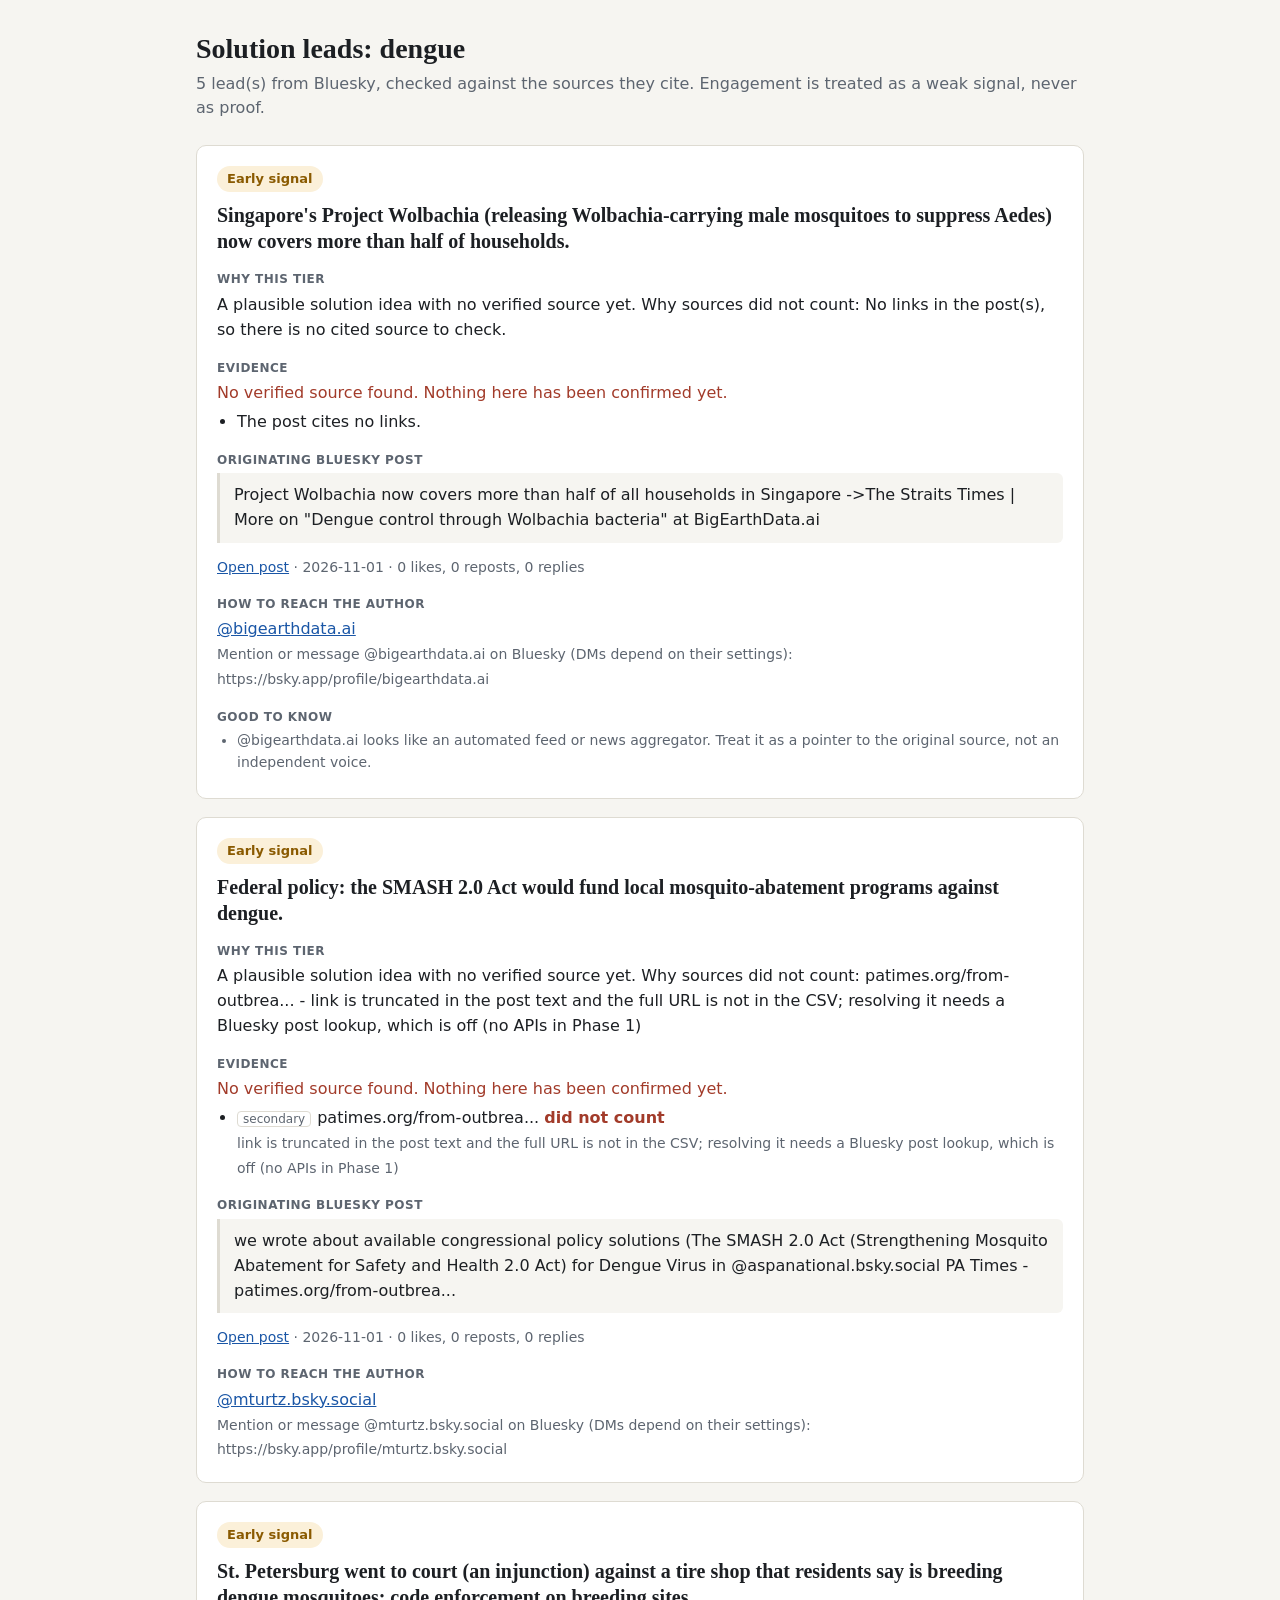
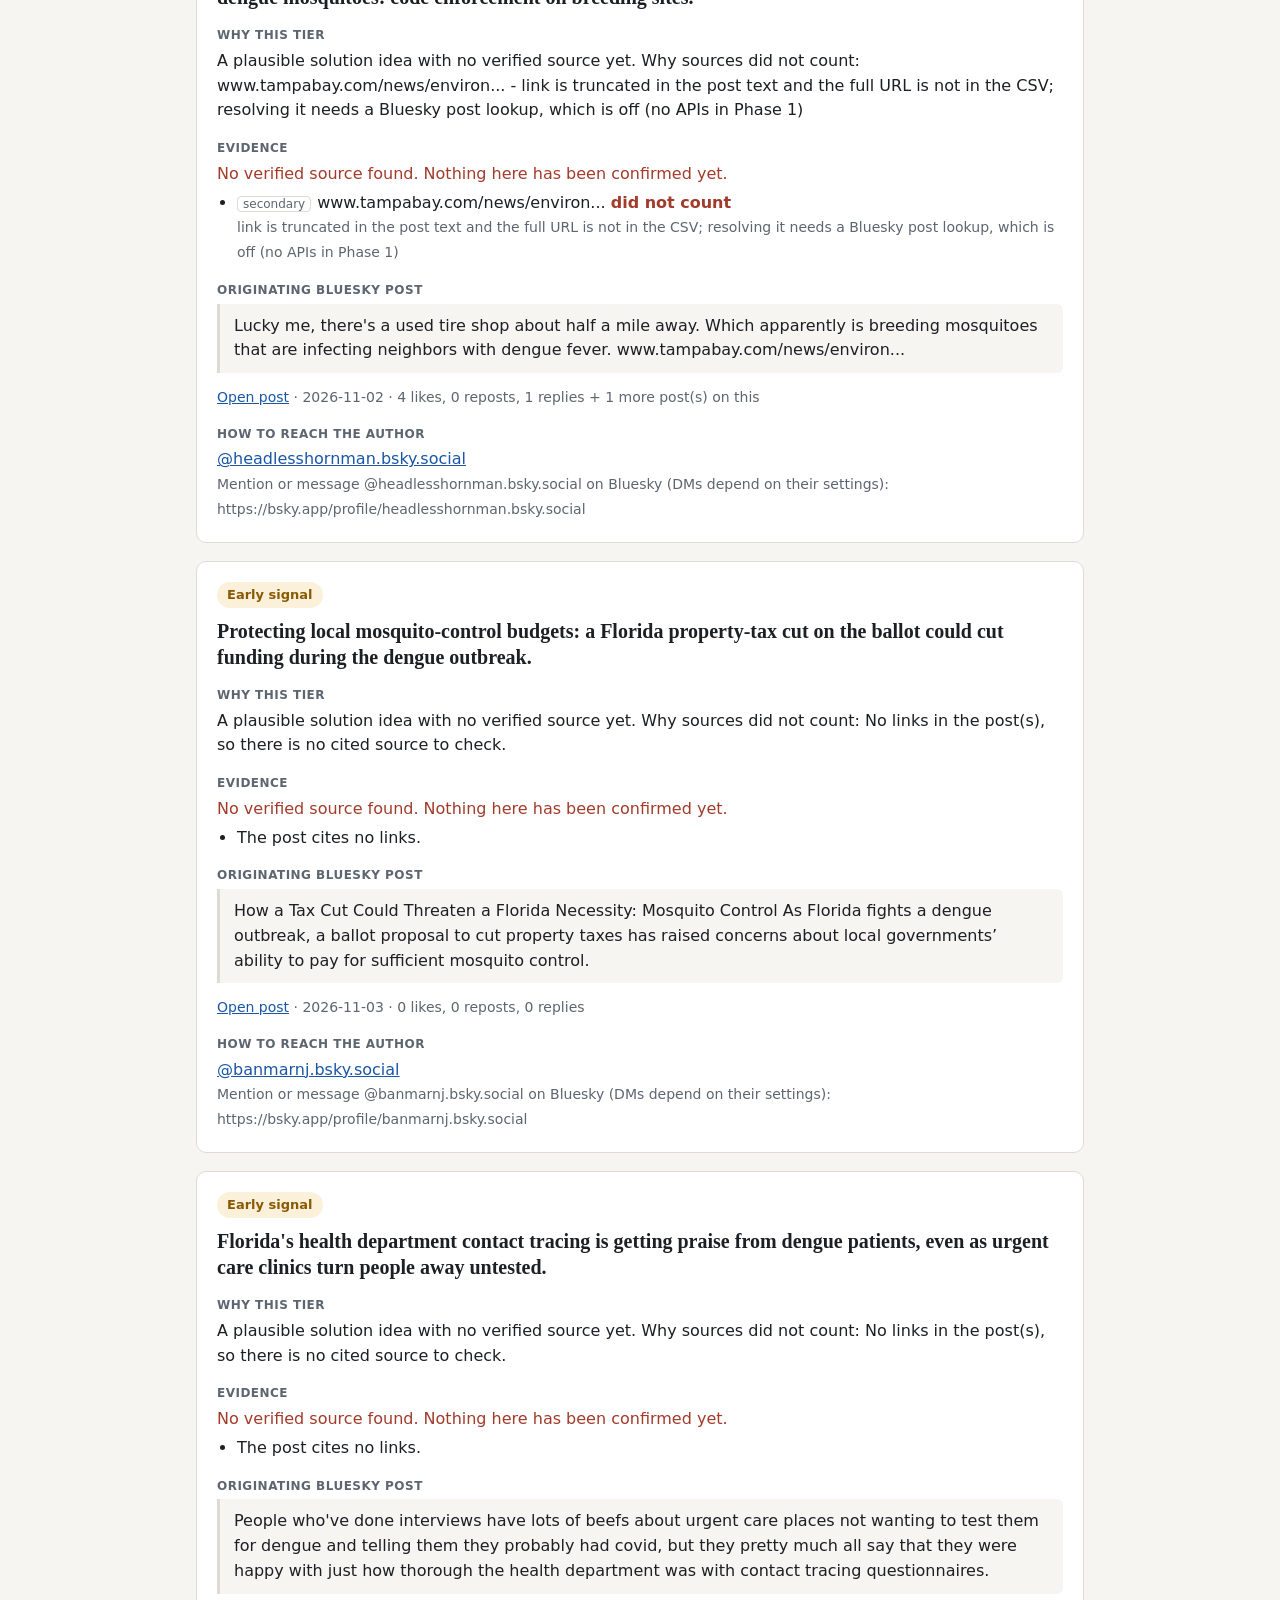
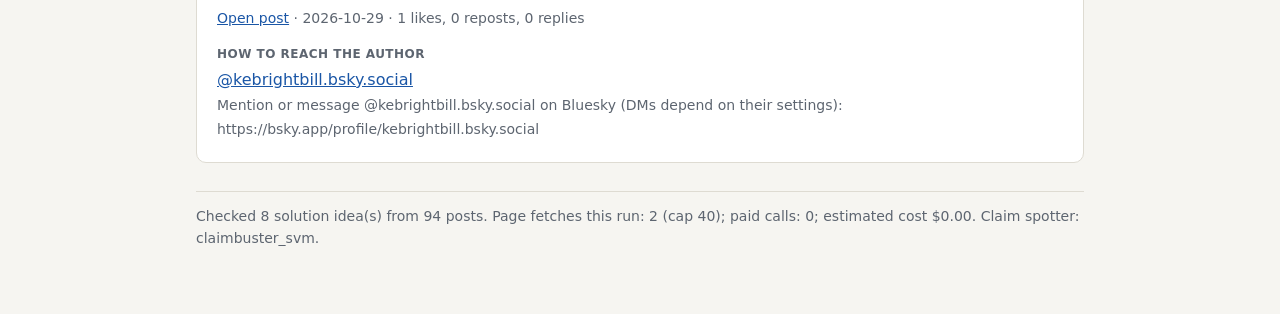
<file: bluesky-verifier/out/demo_dengue.html>
<!doctype html>
<html lang="en"><head><meta charset="utf-8">
<meta name="viewport" content="width=device-width,initial-scale=1">
<title>Solution leads</title><style>
:root{--bg:#f6f5f1;--card:#fff;--ink:#1c1f23;--muted:#5d6570;--line:#dedbd2;
--strong:#0f6b4f;--strong-bg:#e2f3ec;--promising:#1f5fa8;--promising-bg:#e4eefa;
--early:#8a5a00;--early-bg:#fbf0d9;--bad:#a23b2a;--link:#1a56a6}
@media (prefers-color-scheme: dark){:root:not([data-theme="light"]){--bg:#15171a;--card:#1e2126;
--ink:#eceae4;--muted:#a2a9b3;--line:#33383f;--strong:#6fd3b0;--strong-bg:#123a2e;
--promising:#8dbcf2;--promising-bg:#16304f;--early:#f0c36a;--early-bg:#3d2f10;--bad:#f09a8a;--link:#8dbcf2}}
:root[data-theme="dark"]{--bg:#15171a;--card:#1e2126;--ink:#eceae4;--muted:#a2a9b3;--line:#33383f;
--strong:#6fd3b0;--strong-bg:#123a2e;--promising:#8dbcf2;--promising-bg:#16304f;--early:#f0c36a;
--early-bg:#3d2f10;--bad:#f09a8a;--link:#8dbcf2}
*{box-sizing:border-box}
body{margin:0;background:var(--bg);color:var(--ink);font:16px/1.55 system-ui,-apple-system,"Segoe UI",sans-serif}
main{max-width:920px;margin:0 auto;padding:32px 16px 64px}
h1{font:600 28px/1.2 Georgia,"Times New Roman",serif;margin:0 0 6px}
.sub{color:var(--muted);margin:0 0 24px}
.tile{background:var(--card);border:1px solid var(--line);border-radius:10px;padding:20px;margin:0 0 18px}
.tile h2{font:600 20px/1.3 Georgia,"Times New Roman",serif;margin:10px 0 8px}
.badge{display:inline-block;font-size:13px;font-weight:600;padding:3px 10px;border-radius:999px}
.strong{color:var(--strong);background:var(--strong-bg)}
.promising{color:var(--promising);background:var(--promising-bg)}
.early{color:var(--early);background:var(--early-bg)}
.gap{margin-left:6px;color:var(--muted);font-size:13px}
.label{font-size:12px;font-weight:600;letter-spacing:.04em;text-transform:uppercase;color:var(--muted);margin:16px 0 4px}
.why{margin:0}
blockquote{margin:0;padding:10px 14px;border-left:3px solid var(--line);background:var(--bg);border-radius:0 6px 6px 0;overflow-wrap:anywhere}
ul{margin:0;padding-left:20px}li{margin:4px 0;overflow-wrap:anywhere}
a{color:var(--link)}
.tag{font-size:12px;border:1px solid var(--line);border-radius:4px;padding:0 5px;margin-right:6px;color:var(--muted)}
.ok{color:var(--strong);font-weight:600}.no{color:var(--bad);font-weight:600}
.none{color:var(--bad);margin:0}
.meta{color:var(--muted);font-size:14px}
footer{color:var(--muted);font-size:14px;border-top:1px solid var(--line);margin-top:28px;padding-top:14px}
</style></head>
<body><main>
<h1>Solution leads: dengue</h1>
<p class="sub">5 lead(s) from Bluesky, checked against the sources they cite.
Engagement is treated as a weak signal, never as proof.</p>
<article class="tile">
<span class="badge early">Early signal</span>
<h2>Singapore&#x27;s Project Wolbachia (releasing Wolbachia-carrying male mosquitoes to suppress Aedes) now covers more than half of households.</h2>
<div class="label">Why this tier</div><p class="why">A plausible solution idea with no verified source yet. Why sources did not count: No links in the post(s), so there is no cited source to check.</p>
<div class="label">Evidence</div><p class="none">No verified source found. Nothing here has been confirmed yet.</p><ul><li>The post cites no links.</li></ul>
<div class="label">Originating Bluesky post</div>
<blockquote>Project Wolbachia now covers more than half of all households in Singapore -&gt;The Straits Times | More on &quot;Dengue control through Wolbachia bacteria&quot; at BigEarthData.ai</blockquote>
<p class="meta"><a href="https://bsky.app/profile/bigearthdata.ai/post/3mzacou3lgy2r" rel="noopener">Open post</a> · 2026-11-01 ·
0 likes, 0 reposts, 0 replies</p>
<div class="label">How to reach the author</div>
<p class="why"><a href="https://bsky.app/profile/bigearthdata.ai" rel="noopener">@bigearthdata.ai</a><br><span class="meta">Mention or message @bigearthdata.ai on Bluesky (DMs depend on their settings): https://bsky.app/profile/bigearthdata.ai</span></p>

<div class="label">Good to know</div><ul class="meta"><li>@bigearthdata.ai looks like an automated feed or news aggregator. Treat it as a pointer to the original source, not an independent voice.</li></ul>
</article><article class="tile">
<span class="badge early">Early signal</span>
<h2>Federal policy: the SMASH 2.0 Act would fund local mosquito-abatement programs against dengue.</h2>
<div class="label">Why this tier</div><p class="why">A plausible solution idea with no verified source yet. Why sources did not count: patimes.org/from-outbrea... - link is truncated in the post text and the full URL is not in the CSV; resolving it needs a Bluesky post lookup, which is off (no APIs in Phase 1)</p>
<div class="label">Evidence</div><p class="none">No verified source found. Nothing here has been confirmed yet.</p><ul><li><span class="tag">secondary</span>patimes.org/from-outbrea... <span class="no">did not count</span><br><span class="meta">link is truncated in the post text and the full URL is not in the CSV; resolving it needs a Bluesky post lookup, which is off (no APIs in Phase 1)</span></li></ul>
<div class="label">Originating Bluesky post</div>
<blockquote>we wrote about available congressional policy solutions (The SMASH 2.0 Act (Strengthening Mosquito Abatement for Safety and Health 2.0 Act) for Dengue Virus in @aspanational.bsky.social PA Times - patimes.org/from-outbrea...</blockquote>
<p class="meta"><a href="https://bsky.app/profile/mturtz.bsky.social/post/3mzbmtepnss2z" rel="noopener">Open post</a> · 2026-11-01 ·
0 likes, 0 reposts, 0 replies</p>
<div class="label">How to reach the author</div>
<p class="why"><a href="https://bsky.app/profile/mturtz.bsky.social" rel="noopener">@mturtz.bsky.social</a><br><span class="meta">Mention or message @mturtz.bsky.social on Bluesky (DMs depend on their settings): https://bsky.app/profile/mturtz.bsky.social</span></p>


</article><article class="tile">
<span class="badge early">Early signal</span>
<h2>St. Petersburg went to court (an injunction) against a tire shop that residents say is breeding dengue mosquitoes: code enforcement on breeding sites.</h2>
<div class="label">Why this tier</div><p class="why">A plausible solution idea with no verified source yet. Why sources did not count: www.tampabay.com/news/environ... - link is truncated in the post text and the full URL is not in the CSV; resolving it needs a Bluesky post lookup, which is off (no APIs in Phase 1)</p>
<div class="label">Evidence</div><p class="none">No verified source found. Nothing here has been confirmed yet.</p><ul><li><span class="tag">secondary</span>www.tampabay.com/news/environ... <span class="no">did not count</span><br><span class="meta">link is truncated in the post text and the full URL is not in the CSV; resolving it needs a Bluesky post lookup, which is off (no APIs in Phase 1)</span></li></ul>
<div class="label">Originating Bluesky post</div>
<blockquote>Lucky me, there&#x27;s a used tire shop about half a mile away. Which apparently is breeding mosquitoes that are infecting neighbors with dengue fever.     www.tampabay.com/news/environ...</blockquote>
<p class="meta"><a href="https://bsky.app/profile/headlesshornman.bsky.social/post/3mzefywqyw224" rel="noopener">Open post</a> · 2026-11-02 ·
4 likes, 0 reposts, 1 replies <span class="meta">+ 1 more post(s) on this</span></p>
<div class="label">How to reach the author</div>
<p class="why"><a href="https://bsky.app/profile/headlesshornman.bsky.social" rel="noopener">@headlesshornman.bsky.social</a><br><span class="meta">Mention or message @headlesshornman.bsky.social on Bluesky (DMs depend on their settings): https://bsky.app/profile/headlesshornman.bsky.social</span></p>


</article><article class="tile">
<span class="badge early">Early signal</span>
<h2>Protecting local mosquito-control budgets: a Florida property-tax cut on the ballot could cut funding during the dengue outbreak.</h2>
<div class="label">Why this tier</div><p class="why">A plausible solution idea with no verified source yet. Why sources did not count: No links in the post(s), so there is no cited source to check.</p>
<div class="label">Evidence</div><p class="none">No verified source found. Nothing here has been confirmed yet.</p><ul><li>The post cites no links.</li></ul>
<div class="label">Originating Bluesky post</div>
<blockquote>How a Tax Cut Could Threaten a Florida Necessity: Mosquito Control  As Florida fights a dengue outbreak, a ballot proposal to cut property taxes has raised concerns about local governments’ ability to pay for sufficient mosquito control.</blockquote>
<p class="meta"><a href="https://bsky.app/profile/banmarnj.bsky.social/post/3mzel5w25722t" rel="noopener">Open post</a> · 2026-11-03 ·
0 likes, 0 reposts, 0 replies</p>
<div class="label">How to reach the author</div>
<p class="why"><a href="https://bsky.app/profile/banmarnj.bsky.social" rel="noopener">@banmarnj.bsky.social</a><br><span class="meta">Mention or message @banmarnj.bsky.social on Bluesky (DMs depend on their settings): https://bsky.app/profile/banmarnj.bsky.social</span></p>


</article><article class="tile">
<span class="badge early">Early signal</span>
<h2>Florida&#x27;s health department contact tracing is getting praise from dengue patients, even as urgent care clinics turn people away untested.</h2>
<div class="label">Why this tier</div><p class="why">A plausible solution idea with no verified source yet. Why sources did not count: No links in the post(s), so there is no cited source to check.</p>
<div class="label">Evidence</div><p class="none">No verified source found. Nothing here has been confirmed yet.</p><ul><li>The post cites no links.</li></ul>
<div class="label">Originating Bluesky post</div>
<blockquote>People who&#x27;ve done interviews have lots of beefs about urgent care places not wanting to test them for dengue and telling them they probably had covid, but they pretty much all say that they were happy with just how thorough the health department was with contact tracing questionnaires.</blockquote>
<p class="meta"><a href="https://bsky.app/profile/kebrightbill.bsky.social/post/3mz2gdug3f22z" rel="noopener">Open post</a> · 2026-10-29 ·
1 likes, 0 reposts, 0 replies</p>
<div class="label">How to reach the author</div>
<p class="why"><a href="https://bsky.app/profile/kebrightbill.bsky.social" rel="noopener">@kebrightbill.bsky.social</a><br><span class="meta">Mention or message @kebrightbill.bsky.social on Bluesky (DMs depend on their settings): https://bsky.app/profile/kebrightbill.bsky.social</span></p>


</article>
<footer>Checked 8 solution idea(s) from 94 posts.
Page fetches this run: 2 (cap 40);
paid calls: 0; estimated cost $0.00.
Claim spotter: claimbuster_svm.</footer>
</main></body></html>
</file>
